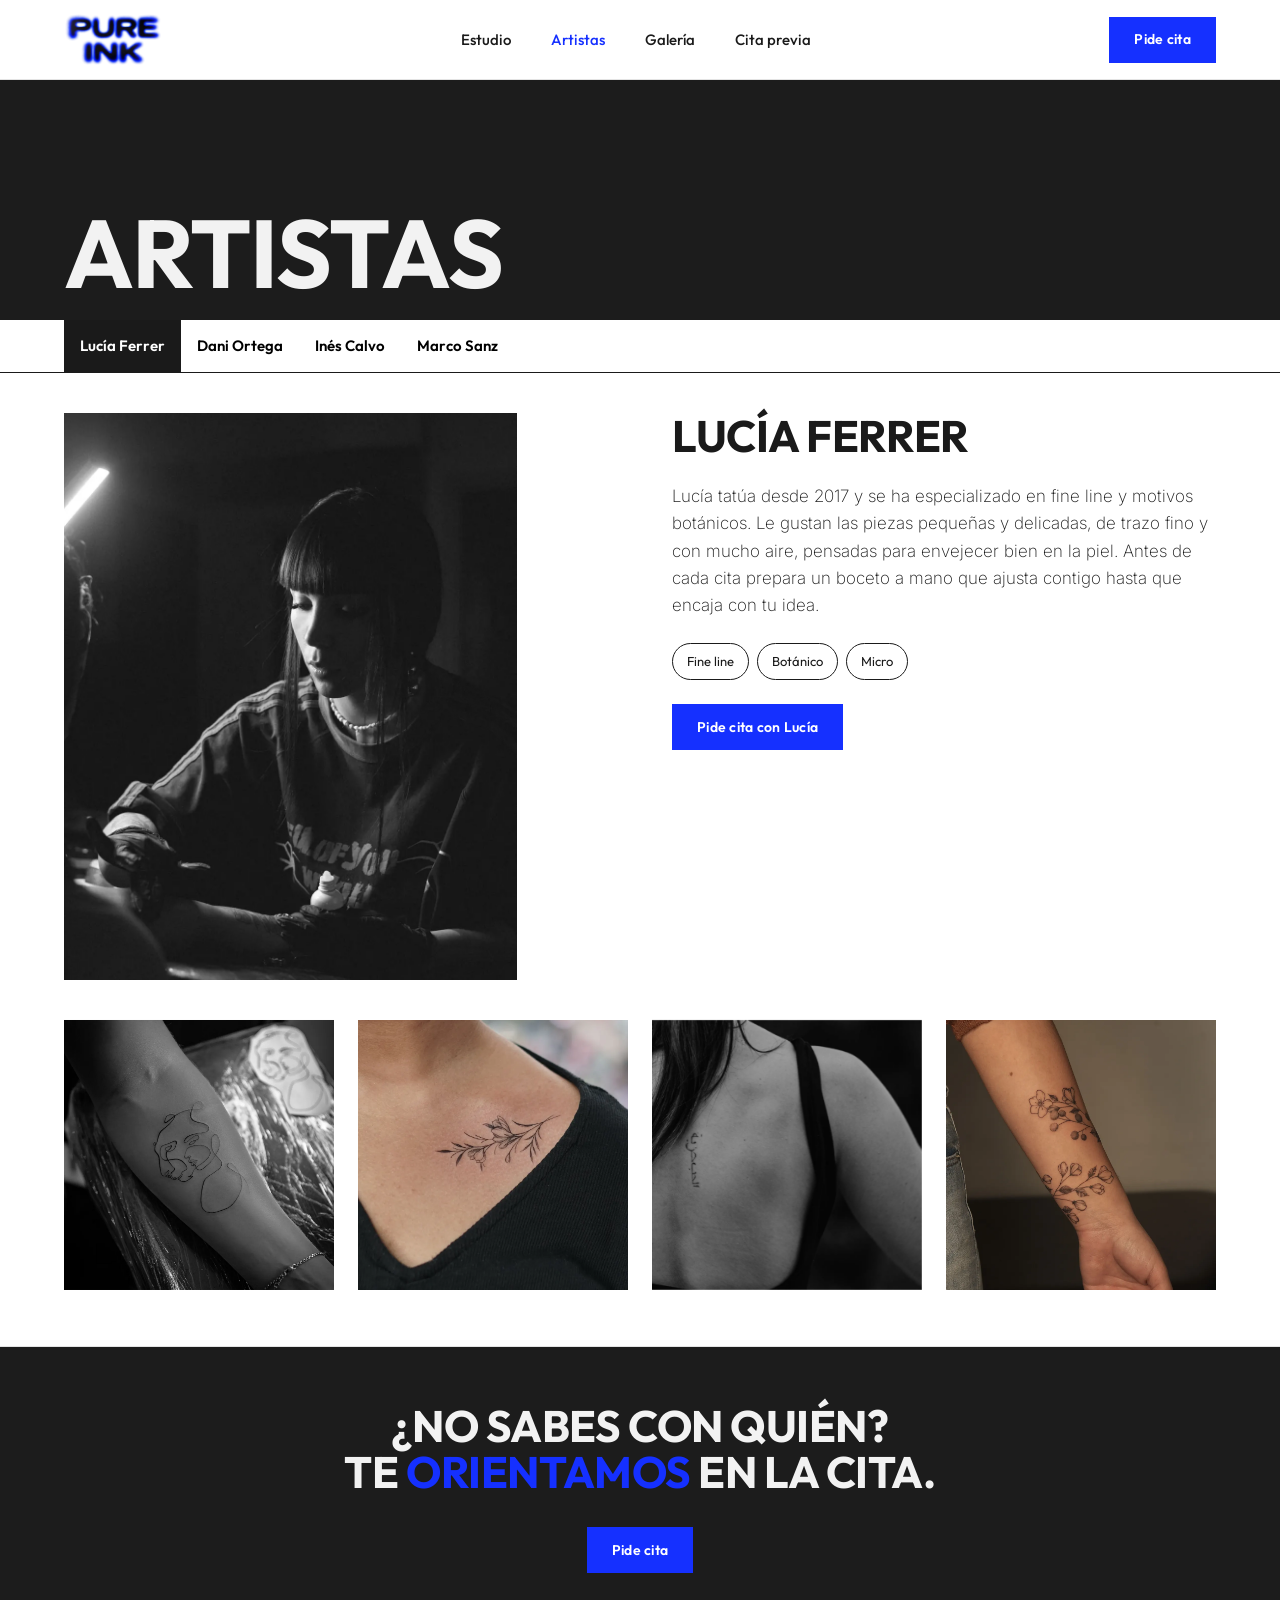
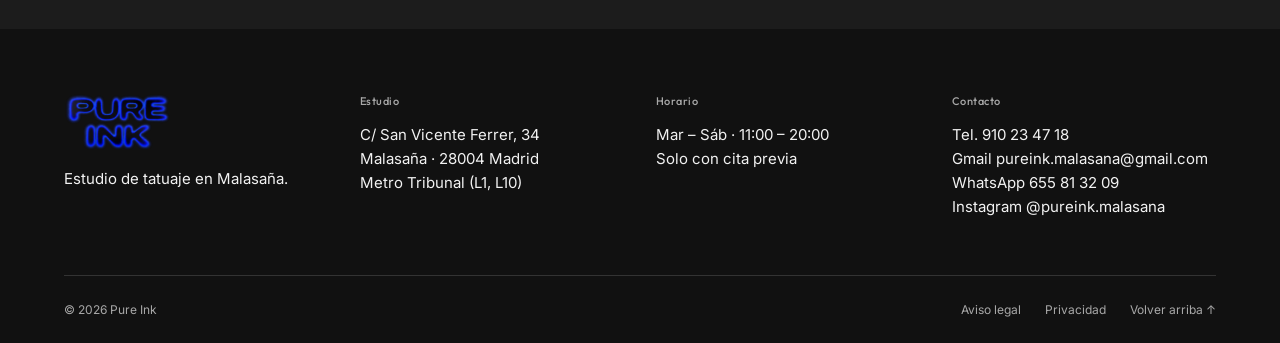
<file: artistas.html>
<!DOCTYPE html>
<html lang="es">

<head>
  <meta charset="UTF-8">
  <meta name="viewport" content="width=device-width, initial-scale=1.0">
  <title>Artistas · Pure Ink</title>
  <meta name="description" content="Conoce a los artistas de Pure Ink: Lucía Ferrer, Dani Ortega, Inés Calvo y Marco Sanz.">
  <link rel="icon" href="media/img/favicon.png" type="image/png">
  <!-- Tipografías -->
  <link rel="preconnect" href="https://fonts.googleapis.com">
  <link rel="preconnect" href="https://fonts.gstatic.com" crossorigin>
  <link rel="stylesheet" href="https://fonts.googleapis.com/css2?family=Inter:wght@100..900&family=Outfit:wght@100..900&display=swap">

  <!-- AOS (animaciones al hacer scroll) -->
  <link rel="stylesheet" href="https://unpkg.com/aos@2.3.4/dist/aos.css">

  <link rel="stylesheet" href="css/estilos.css">
</head>

<body>

  <!-- Cabecera (rama: header-menu) -->
  <header class="cabecera">
    <div class="contenedor">
      <a href="index.html" class="logo">
        <img src="media/img/logo-pureink.png" alt="Pure Ink · inicio" width="827" height="449">
      </a>

      <button class="menu-boton" aria-label="Abrir menú" aria-expanded="false" aria-controls="menu-principal">
        <span></span><span></span><span></span>
      </button>

      <nav class="menu" id="menu-principal" aria-label="Principal">
        <ul>
          <li><a href="index.html#estudio">Estudio</a></li>
          <li><a href="artistas.html" aria-current="page">Artistas</a></li>
          <li><a href="galeria.html">Galería</a></li>
          <li><a href="cita.html">Cita previa</a></li>
        </ul>
        <a href="cita.html" class="btn btn--relleno menu__cita">Pide cita</a>
      </nav>

      <a href="cita.html" class="btn btn--relleno cabecera__cita">Pide cita</a>
    </div>
  </header>

  <main id="top">
    <!-- Cabecera de página -->
    <section class="cabecera-pagina seccion-oscura">
      <div class="contenedor">
        <h1>Artistas</h1>
      </div>
    </section>

    <!-- Pestañas de artistas con jQuery -->
    <section class="artistas" aria-label="Artistas del estudio">

            <div class="pestanas">
        <div class="contenedor" role="tablist" aria-label="Artistas">
          <button type="button" class="pestana activa" role="tab" id="tab-lucia" aria-controls="panel-lucia" aria-selected="true">Lucía Ferrer</button>
          <button type="button" class="pestana" role="tab" id="tab-dani" aria-controls="panel-dani" aria-selected="false">Dani Ortega</button>
          <button type="button" class="pestana" role="tab" id="tab-ines" aria-controls="panel-ines" aria-selected="false">Inés Calvo</button>
          <button type="button" class="pestana" role="tab" id="tab-marco" aria-controls="panel-marco" aria-selected="false">Marco Sanz</button>
        </div>
      </div>

      <div class="contenedor">

        <div class="panel activo" role="tabpanel" id="panel-lucia" aria-labelledby="tab-lucia">
          <div class="panel__ficha">
            <img class="panel__retrato" src="media/img/equipo/lucia-ferrer.webp" alt="Retrato de Lucía Ferrer" loading="lazy">
            <div class="panel__texto">
              <h2 class="titulo-seccion">Lucía Ferrer</h2>
              <p class="texto-fino">Lucía tatúa desde 2017 y se ha especializado en fine line y motivos botánicos. Le gustan las piezas pequeñas y delicadas, de trazo fino y con mucho aire, pensadas para envejecer bien en la piel. Antes de cada cita prepara un boceto a mano que ajusta contigo hasta que encaja con tu idea.</p>
              <ul class="etiquetas-estilo">
              <li>Fine line</li>
              <li>Botánico</li>
              <li>Micro</li>
              </ul>
              <a href="cita.html" class="btn btn--relleno">Pide cita con Lucía</a>
            </div>
          </div>

          <div class="panel__obras">
            <img src="media/img/galeria/fineline-02.webp" alt="Tatuaje fine line en antebrazo, de Lucía Ferrer" loading="lazy" data-aos="fade-up" data-aos-delay="0">
            <img src="media/img/galeria/fineline-03.webp" alt="Tatuaje fine line en clavícula, de Lucía Ferrer" loading="lazy" data-aos="fade-up" data-aos-delay="100">
            <img src="media/img/galeria/fineline-01.webp" alt="Tatuaje fine line en columna, de Lucía Ferrer" loading="lazy" data-aos="fade-up" data-aos-delay="200">
            <img src="media/img/galeria/fineline-04.webp" alt="Tatuaje fine line en antebrazo y muñeca, de Lucía Ferrer" loading="lazy" data-aos="fade-up" data-aos-delay="300">
          </div>
        </div>
        <div class="panel" role="tabpanel" id="panel-dani" aria-labelledby="tab-dani" hidden>
          <div class="panel__ficha">
            <img class="panel__retrato" src="media/img/equipo/dani-ortega.webp" alt="Retrato de Dani Ortega" loading="lazy">
            <div class="panel__texto">
              <h2 class="titulo-seccion">Dani Ortega</h2>
              <p class="texto-fino">Dani lleva más de diez años tatuando y trabaja con negro sólido, geometría y patrones de inspiración tribal. Le gustan las piezas grandes que siguen la forma del cuerpo, como espaldas, brazos y piernas completos. Las planifica por sesiones para que el proceso sea cómodo y el negro quede uniforme.</p>
              <ul class="etiquetas-estilo">
              <li>Blackwork</li>
              <li>Geométrico</li>
              <li>Piezas grandes</li>
              </ul>
              <a href="cita.html" class="btn btn--relleno">Pide cita con Dani</a>
            </div>
          </div>

          <div class="panel__obras">
            <img src="media/img/galeria/blackwork-01.webp" alt="Tatuaje blackwork en espalda completa, de Dani Ortega" loading="lazy" data-aos="fade-up" data-aos-delay="0">
            <img src="media/img/galeria/blackwork-03.webp" alt="Tatuaje blackwork en espalda alta, de Dani Ortega" loading="lazy" data-aos="fade-up" data-aos-delay="100">
            <img src="media/img/galeria/blackwork-04.webp" alt="Tatuaje blackwork en antebrazo, de Dani Ortega" loading="lazy" data-aos="fade-up" data-aos-delay="200">
            <img src="media/img/galeria/blackwork-02.webp" alt="Tatuaje blackwork en brazo completo, de Dani Ortega" loading="lazy" data-aos="fade-up" data-aos-delay="300">
          </div>
        </div>
        <div class="panel" role="tabpanel" id="panel-ines" aria-labelledby="tab-ines" hidden>
          <div class="panel__ficha">
            <img class="panel__retrato" src="media/img/equipo/ines-calvo.webp" alt="Retrato de Inés Calvo" loading="lazy">
            <div class="panel__texto">
              <h2 class="titulo-seccion">Inés Calvo</h2>
              <p class="texto-fino">Inés viene de la ilustración y dibuja cada pieza ornamental a medida, con filigranas, enredaderas y encajes que acompañan el movimiento del cuerpo. Trabaja sobre todo hombros, costados y brazos. Le gusta diseñar en la propia piel con rotulador antes de tatuar para ajustar cada curva.</p>
              <ul class="etiquetas-estilo">
              <li>Ornamental</li>
              <li>Filigrana</li>
              <li>A medida</li>
              </ul>
              <a href="cita.html" class="btn btn--relleno">Pide cita con Inés</a>
            </div>
          </div>

          <div class="panel__obras">
            <img src="media/img/galeria/ornamental-01.webp" alt="Tatuaje ornamental en hombro, de Inés Calvo" loading="lazy" data-aos="fade-up" data-aos-delay="0">
            <img src="media/img/galeria/ornamental-02.webp" alt="Tatuaje ornamental en costado, de Inés Calvo" loading="lazy" data-aos="fade-up" data-aos-delay="100">
            <img src="media/img/galeria/ornamental-03.webp" alt="Tatuaje ornamental en antebrazo, de Inés Calvo" loading="lazy" data-aos="fade-up" data-aos-delay="200">
            <img src="media/img/galeria/ornamental-04.webp" alt="Tatuaje ornamental en hombro y brazo, de Inés Calvo" loading="lazy" data-aos="fade-up" data-aos-delay="300">
          </div>
        </div>
        <div class="panel" role="tabpanel" id="panel-marco" aria-labelledby="tab-marco" hidden>
          <div class="panel__ficha">
            <img class="panel__retrato" src="media/img/equipo/marco-sanz.webp" alt="Retrato de Marco Sanz" loading="lazy">
            <div class="panel__texto">
              <h2 class="titulo-seccion">Marco Sanz</h2>
              <p class="texto-fino">Marco es calígrafo y tatuador. Diseña letras a mano, desde góticas y caligrafía clásica hasta tipografías inventadas para cada palabra, y cuida que se lean bien con los años. Si tienes una frase o un nombre, te propone varias versiones antes de elegir la definitiva.</p>
              <ul class="etiquetas-estilo">
              <li>Lettering</li>
              <li>Caligrafía</li>
              <li>Letras a mano</li>
              </ul>
              <a href="cita.html" class="btn btn--relleno">Pide cita con Marco</a>
            </div>
          </div>

          <div class="panel__obras">
            <img src="media/img/galeria/lettering-01.webp" alt="Tatuaje lettering en antebrazo, de Marco Sanz" loading="lazy" data-aos="fade-up" data-aos-delay="0">
            <img src="media/img/galeria/lettering-02.webp" alt="Tatuaje lettering en antebrazo, de Marco Sanz" loading="lazy" data-aos="fade-up" data-aos-delay="100">
            <img src="media/img/galeria/lettering-03.webp" alt="Tatuaje lettering en costado, de Marco Sanz" loading="lazy" data-aos="fade-up" data-aos-delay="200">
            <img src="media/img/galeria/lettering-04.webp" alt="Tatuaje lettering en hombro, de Marco Sanz" loading="lazy" data-aos="fade-up" data-aos-delay="300">
          </div>
        </div>
      </div>
    </section>

    <!-- Llamada a la acción -->
    <section class="cta seccion-oscura">
      <div class="contenedor">
        <h2 id="titulo-cta" class="titulo-seccion" data-aos="fade-up">¿No sabes con quién?<br>Te <span class="azul">orientamos</span> en la cita.</h2>
        <a href="cita.html" class="btn btn--relleno">Pide cita</a>
      </div>
    </section>
  </main>

  <!-- Pie de página (rama: footer) -->
  <footer class="pie">
    <div class="contenedor">
      <div class="pie__columnas">
        <div>
          <img src="media/img/logo-pureink.png" alt="Pure Ink" width="827" height="449" class="pie__logo">
          <p>Estudio de tatuaje en Malasaña.</p>
        </div>
        <address>
          <p class="etiqueta">Estudio</p>
          C/ San Vicente Ferrer, 34<br>
          Malasaña · 28004 Madrid<br>
          Metro Tribunal (L1, L10)
        </address>
        <div>
          <p class="etiqueta">Horario</p>
          <p>Mar – Sáb · 11:00 – 20:00<br>Solo con cita previa</p>
        </div>
        <div>
          <p class="etiqueta">Contacto</p>
          <p>
            Tel. <a href="tel:+34910234718">910 23 47 18</a><br>
            Gmail <a href="mailto:pureink.malasana@gmail.com">pureink.malasana@gmail.com</a><br>
            WhatsApp <a href="https://wa.me/34655813209">655 81 32 09</a><br>
            Instagram <a href="https://www.instagram.com/pureink.malasana">@pureink.malasana</a>
          </p>
        </div>
      </div>
      <div class="pie__legal">
        <span>© 2026 Pure Ink</span>
        <a href="#">Aviso legal</a>
        <a href="#">Privacidad</a>
        <a href="#top">Volver arriba ↑</a>
      </div>
    </div>
  </footer>

  <!-- jQuery desde CDN -->
  <script src="https://code.jquery.com/jquery-3.7.1.min.js"></script>
  <!-- AOS -->
  <script src="https://unpkg.com/aos@2.3.4/dist/aos.js"></script>
  <script src="js/main.js"></script>
</body>
</html>
</file>
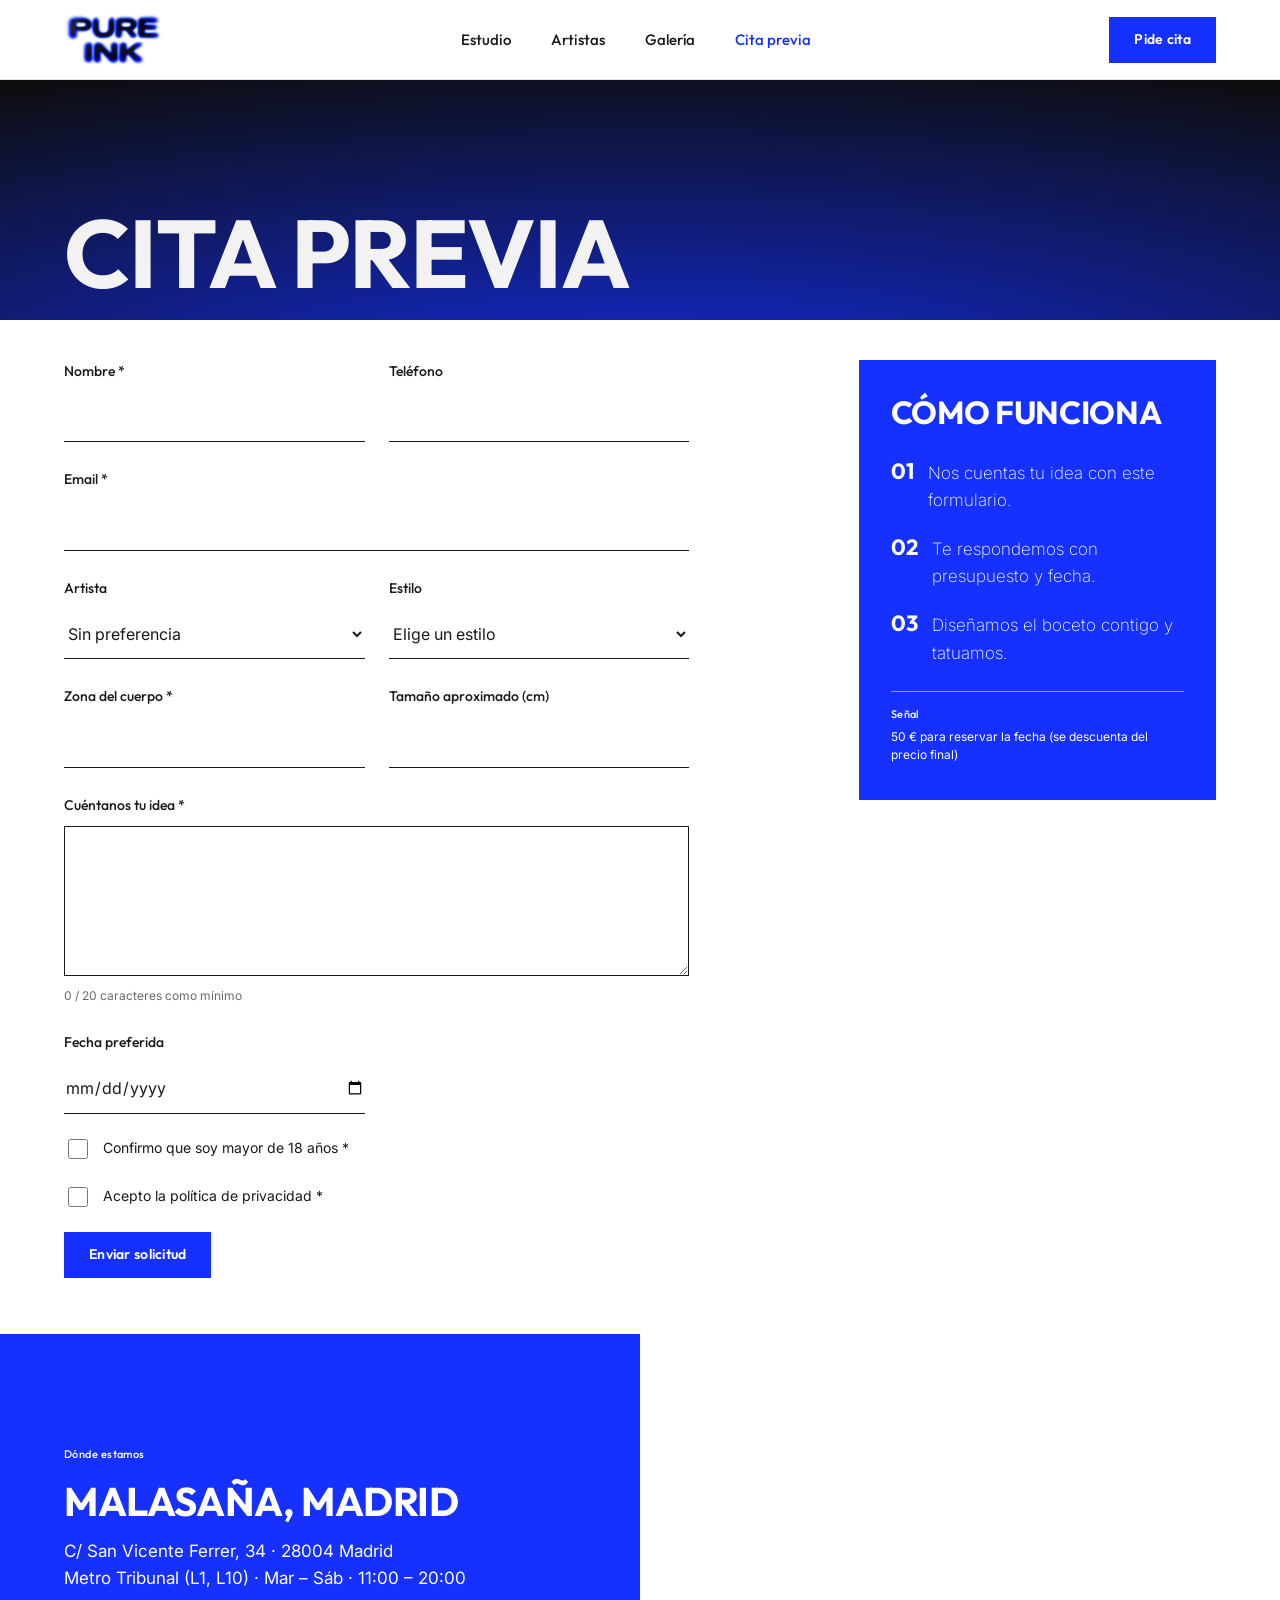
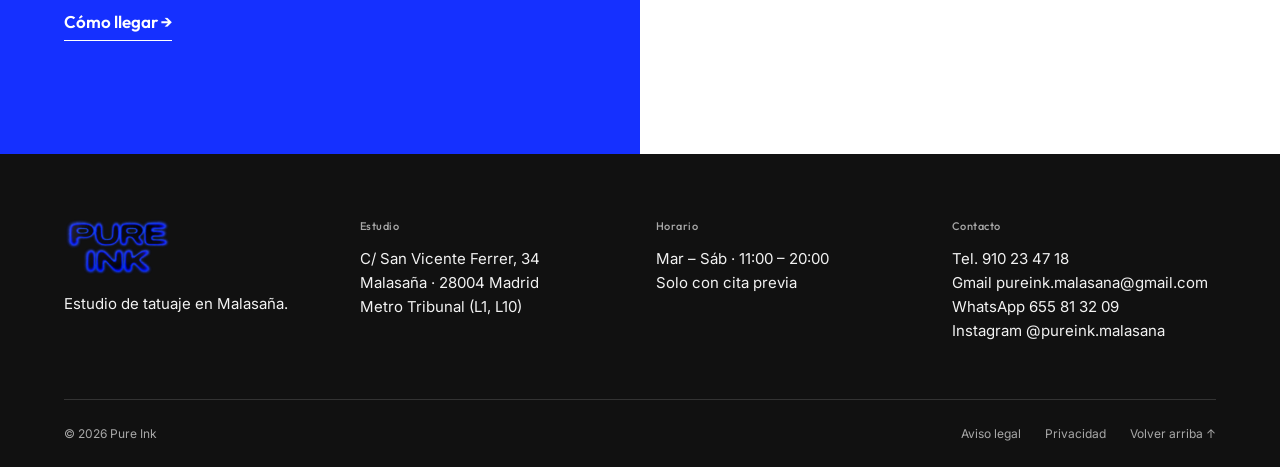
<file: cita.html>
<!DOCTYPE html>
<html lang="es">
<head>
  <meta charset="UTF-8">
  <meta name="viewport" content="width=device-width, initial-scale=1.0">
  <title>Cita previa · Pure Ink</title>
  <meta name="description" content="Pide cita previa en Pure Ink, estudio de tatuaje en Malasaña. Te respondemos en 48 horas.">
  <link rel="icon" href="media/img/favicon.png" type="image/png">
  <!-- Tipografías -->
  <link rel="preconnect" href="https://fonts.googleapis.com">
  <link rel="preconnect" href="https://fonts.gstatic.com" crossorigin>
  <link rel="stylesheet" href="https://fonts.googleapis.com/css2?family=Inter:wght@100..900&family=Outfit:wght@100..900&display=swap">

  <!-- AOS (animaciones al hacer scroll) -->
  <link rel="stylesheet" href="https://unpkg.com/aos@2.3.4/dist/aos.css">

  <link rel="stylesheet" href="css/estilos.css">
</head>
<body>

  <!-- Cabecera (rama: header-menu) -->
  <header class="cabecera">
    <div class="contenedor">
      <a href="index.html" class="logo">
        <img src="media/img/logo-pureink.png" alt="Pure Ink · inicio" width="827" height="449">
      </a>

      <button class="menu-boton" aria-label="Abrir menú" aria-expanded="false" aria-controls="menu-principal">
        <span></span><span></span><span></span>
      </button>

      <nav class="menu" id="menu-principal" aria-label="Principal">
        <ul>
          <li><a href="index.html#estudio">Estudio</a></li>
          <li><a href="artistas.html">Artistas</a></li>
          <li><a href="galeria.html">Galería</a></li>
          <li><a href="cita.html" aria-current="page">Cita previa</a></li>
        </ul>
         <a href="cita.html" class="btn btn--relleno menu__cita">Pide cita</a>
      </nav>

      <a href="cita.html" class="btn btn--relleno cabecera__cita">Pide cita</a>
    </div>
  </header>

  <main id="top">
    <!-- Cabecera de página -->
    <section class="cabecera-pagina cabecera-pagina--halo seccion-oscura">
      <div class="contenedor">
        <h1>Cita previa</h1>
      </div>
    </section>

    <!-- Pasos + formulario con validación jQuery (rama: cita) -->
    <section class="cita" aria-label="Formulario de cita">
            <h2 id="titulo-formulario" class="solo-lector">Formulario de cita</h2>
      <div class="contenedor cita__rejilla">
        <form class="formulario" novalidate>
          <div class="formulario__campos">
            <div class="campo">
              <label for="nombre">Nombre *</label>
              <input type="text" id="nombre" name="nombre" autocomplete="name" required>
              <p class="campo__error" aria-live="polite"></p>
            </div>
            <div class="campo">
              <label for="telefono">Teléfono</label>
              <input type="tel" id="telefono" name="telefono" autocomplete="tel">
              <p class="campo__error" aria-live="polite"></p>
            </div>
            <div class="campo campo--ancho">
              <label for="email">Email *</label>
              <input type="email" id="email" name="email" autocomplete="email" required>
              <p class="campo__error" aria-live="polite"></p>
            </div>
            <div class="campo">
              <label for="artista">Artista</label>
              <select id="artista" name="artista">
                <option value="">Sin preferencia</option>
                <option value="lucia">Lucía Ferrer</option>
                <option value="dani">Dani Ortega</option>
                <option value="ines">Inés Calvo</option>
                <option value="marco">Marco Sanz</option>
              </select>
            </div>
            <div class="campo">
              <label for="estilo">Estilo</label>
              <select id="estilo" name="estilo">
                <option value="">Elige un estilo</option>
                <option value="fineline">Fine line</option>
                <option value="blackwork">Blackwork</option>
                <option value="ornamental">Ornamental</option>
                <option value="lettering">Lettering</option>
              </select>
            </div>
            <div class="campo">
              <label for="zona">Zona del cuerpo *</label>
              <input type="text" id="zona" name="zona" required>
              <p class="campo__error" aria-live="polite"></p>
            </div>
            <div class="campo">
              <label for="tamano">Tamaño aproximado (cm)</label>
              <input type="text" id="tamano" name="tamano" inputmode="numeric">
            </div>
            <div class="campo campo--ancho">
              <label for="idea">Cuéntanos tu idea *</label>
              <textarea id="idea" name="idea" rows="5" required></textarea>
              <p class="campo__ayuda"><span class="idea__contador">0</span> / 20 caracteres como mínimo</p>
              <p class="campo__error" aria-live="polite"></p>
            </div>
            <div class="campo">
              <label for="fecha">Fecha preferida</label>
              <input type="date" id="fecha" name="fecha">
            </div>
          </div>
          <div class="campo campo--check">
            <label><input type="checkbox" id="edad" name="edad" required> Confirmo que soy mayor de 18 años *</label>
            <p class="campo__error" aria-live="polite"></p>
          </div>
          <div class="campo campo--check">
            <label><input type="checkbox" id="privacidad" name="privacidad" required> Acepto la política de privacidad *</label>
            <p class="campo__error" aria-live="polite"></p>
          </div>
          <button type="submit" class="btn btn--relleno">Enviar solicitud</button>
          <p class="formulario__ok" role="status" hidden>¡Gracias! Hemos recibido tu idea. Te escribimos en menos de 48 horas con presupuesto y fecha.</p>
        </form>

        <aside class="como-funciona" aria-labelledby="titulo-como">
          <h3 id="titulo-como">Cómo funciona</h3>
          <ol>
            <li><b>01</b><span>Nos cuentas tu idea con este formulario.</span></li>
            <li><b>02</b><span>Te respondemos con presupuesto y fecha.</span></li>
            <li><b>03</b><span>Diseñamos el boceto contigo y tatuamos.</span></li>
          </ol>
    <!-- Preguntas frecuentes (rama: cita) -->
      <p class="como-funciona__senal"><span class="etiqueta">Señal</span>50 € para reservar la fecha (se descuenta del precio final)</p>
        </aside>
      </div>
    </section>


    <!-- Dónde estamos (rama: cita) -->
    <section class="donde" aria-labelledby="titulo-donde">
      <div class="donde__texto">
        <p class="etiqueta">Dónde estamos</p>
        <h2 id="titulo-donde" class="titulo-seccion">Malasaña, Madrid</h2>
        <p>C/ San Vicente Ferrer, 34 · 28004 Madrid<br>Metro Tribunal (L1, L10) · Mar – Sáb · 11:00 – 20:00</p>
        <a href="https://maps.google.com/?q=Calle+San+Vicente+Ferrer+34,+28004+Madrid" class="donde__enlace">Cómo llegar →</a>
      </div>
      <iframe class="donde__mapa" title="Mapa: C/ San Vicente Ferrer, 34, Madrid" src="https://www.google.com/maps?q=Calle+San+Vicente+Ferrer+34,+28004+Madrid&amp;output=embed" loading="lazy"></iframe>
    </section>
  </main>

  <!-- Pie de página (rama: footer) -->
  <footer class="pie">
    <div class="contenedor">
      <div class="pie__columnas">
        <div>
          <img src="media/img/logo-pureink.png" alt="Pure Ink" width="827" height="449" class="pie__logo">
          <p>Estudio de tatuaje en Malasaña.</p>
        </div>
        <address>
          <p class="etiqueta">Estudio</p>
          C/ San Vicente Ferrer, 34<br>
          Malasaña · 28004 Madrid<br>
          Metro Tribunal (L1, L10)
        </address>
        <div>
          <p class="etiqueta">Horario</p>
          <p>Mar – Sáb · 11:00 – 20:00<br>Solo con cita previa</p>
        </div>
        <div>
          <p class="etiqueta">Contacto</p>
          <p>
            Tel. <a href="tel:+34910234718">910 23 47 18</a><br>
            Gmail <a href="mailto:pureink.malasana@gmail.com">pureink.malasana@gmail.com</a><br>
            WhatsApp <a href="https://wa.me/34655813209">655 81 32 09</a><br>
            Instagram <a href="https://www.instagram.com/pureink.malasana">@pureink.malasana</a>
          </p>
        </div>
      </div>
      <div class="pie__legal">
        <span>© 2026 Pure Ink</span>
        <a href="#">Aviso legal</a>
        <a href="#">Privacidad</a>
        <a href="#top">Volver arriba ↑</a>
      </div>
    </div>
  </footer>

  <!-- jQuery desde CDN -->
  <script src="https://code.jquery.com/jquery-3.7.1.min.js"></script>
  <!-- AOS -->
  <script src="https://unpkg.com/aos@2.3.4/dist/aos.js"></script>
  <script src="js/main.js"></script>
</body>
</html>
</file>
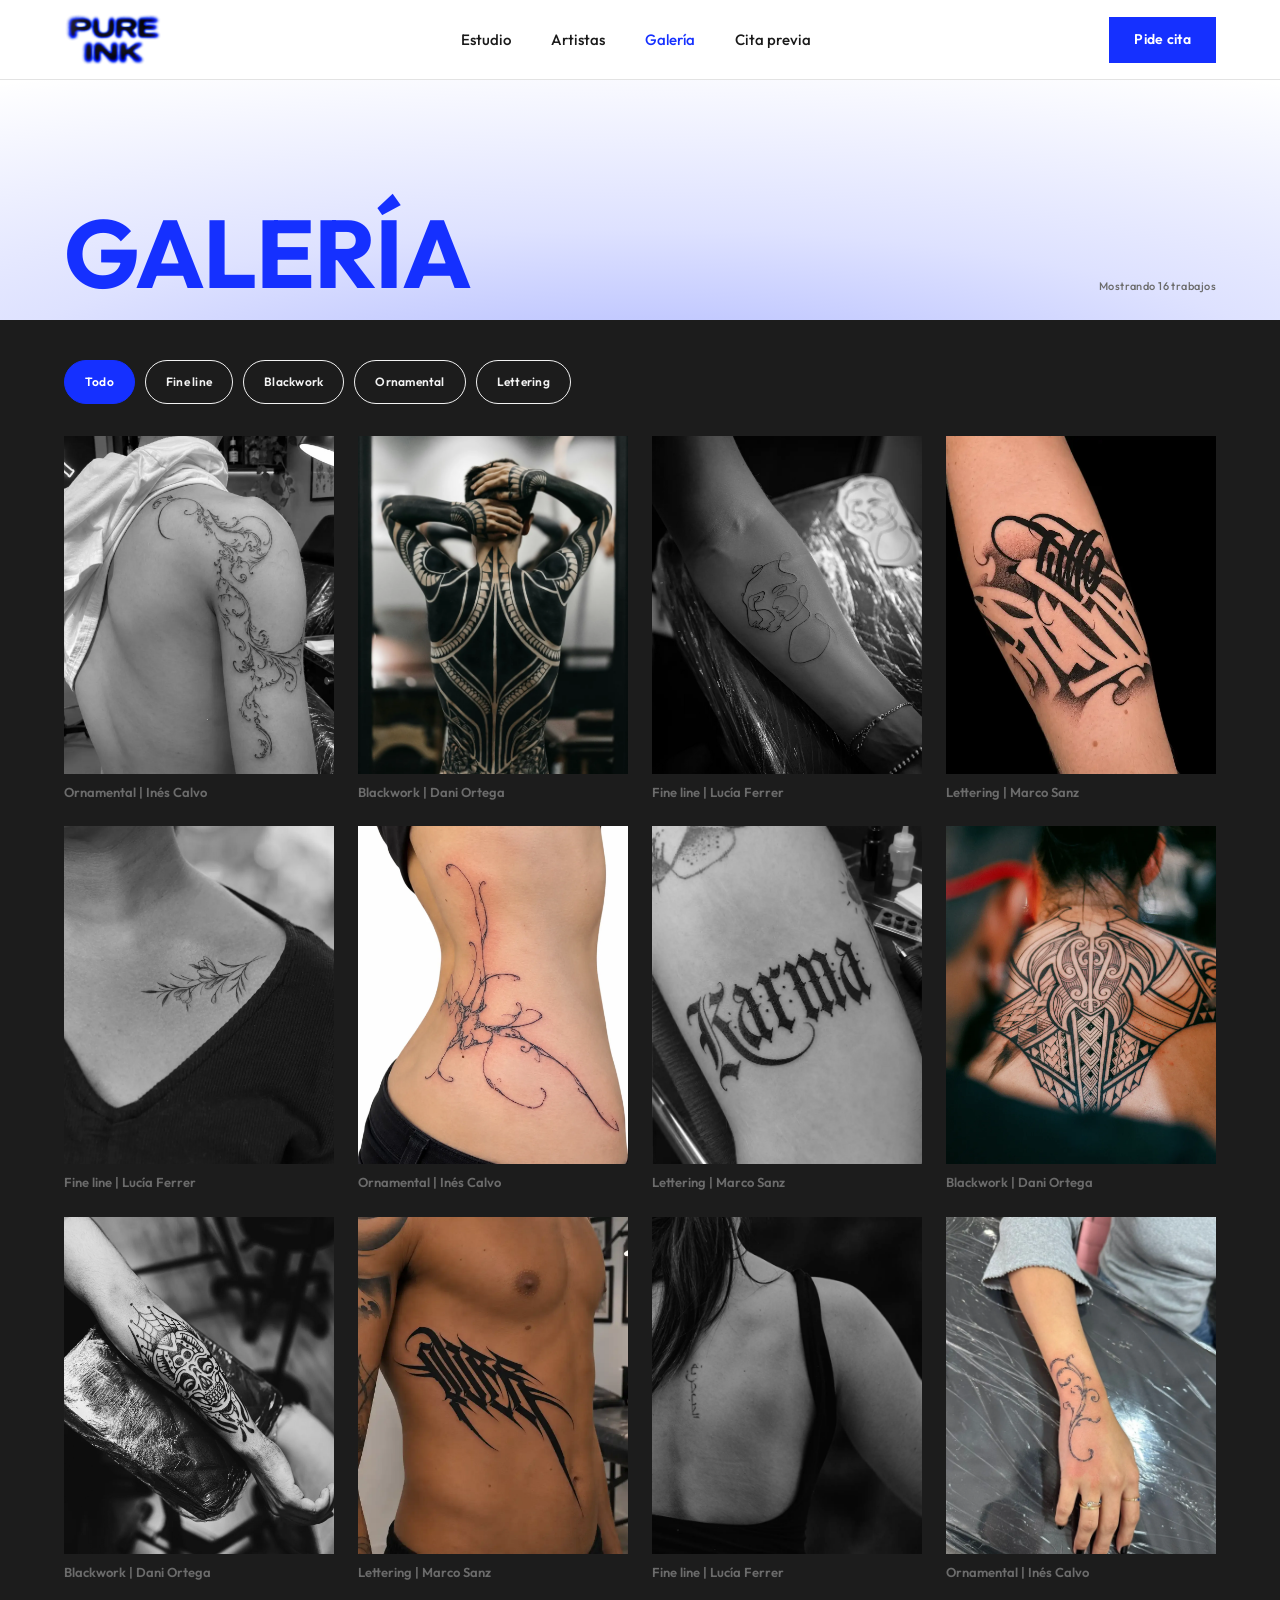
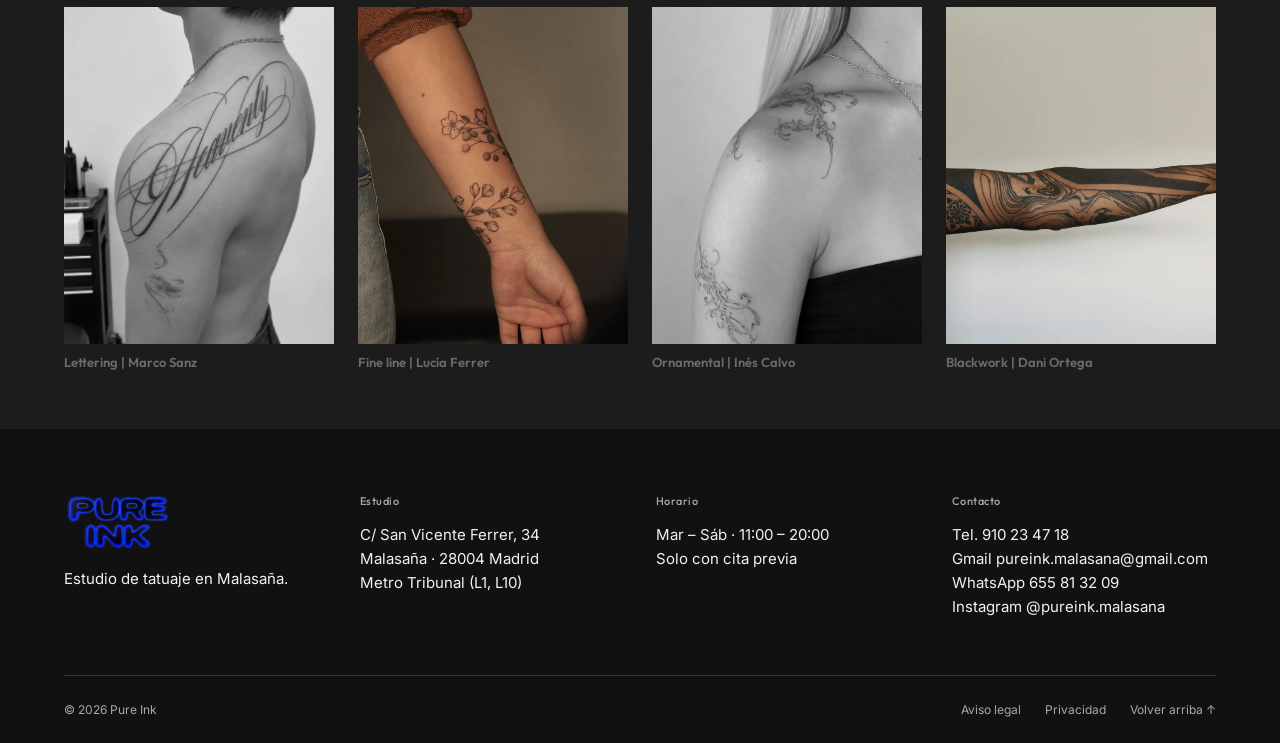
<file: galeria.html>
<!DOCTYPE html>
<html lang="es">
<head>
  <meta charset="UTF-8">
  <meta name="viewport" content="width=device-width, initial-scale=1.0">
  <title>Galería · Pure Ink</title>
  <meta name="description" content="Galería de trabajos de Pure Ink filtrada por estilo: fine line, blackwork, ornamental y lettering.">
  <link rel="icon" href="media/img/favicon.png" type="image/png">
  <!-- Tipografías -->
  <link rel="preconnect" href="https://fonts.googleapis.com">
  <link rel="preconnect" href="https://fonts.gstatic.com" crossorigin>
  <link rel="stylesheet" href="https://fonts.googleapis.com/css2?family=Inter:wght@100..900&family=Outfit:wght@100..900&display=swap">

  <!-- AOS (animaciones al hacer scroll) -->
  <link rel="stylesheet" href="https://unpkg.com/aos@2.3.4/dist/aos.css">

  <link rel="stylesheet" href="css/estilos.css">
</head>
<body>

  <!-- Cabecera (rama: header-menu) -->
  <header class="cabecera">
    <div class="contenedor">
      <a href="index.html" class="logo">
        <img src="media/img/logo-pureink.png" alt="Pure Ink · inicio" width="827" height="449">
      </a>

      <button class="menu-boton" aria-label="Abrir menú" aria-expanded="false" aria-controls="menu-principal">
        <span></span><span></span><span></span>
      </button>

      <nav class="menu" id="menu-principal" aria-label="Principal">
        <ul>
          <li><a href="index.html#estudio">Estudio</a></li>
          <li><a href="artistas.html">Artistas</a></li>
          <li><a href="galeria.html" aria-current="page">Galería</a></li>
          <li><a href="cita.html">Cita previa</a></li>
        </ul>
         <a href="cita.html" class="btn btn--relleno menu__cita">Pide cita</a>
      </nav>

      <a href="cita.html" class="btn btn--relleno cabecera__cita">Pide cita</a>
    </div>
  </header>

  <main id="top">
    <!-- Cabecera de página -->
    <section class="cabecera-pagina cabecera-pagina--halo-suave">
      <div class="contenedor">
        <h1>Galería</h1>
        <p class="etiqueta galeria__contador" aria-live="polite">Mostrando 16 trabajos</p>
      </div>
    </section>

    <!-- Filtros + rejilla + modal -->
    <section class="galeria seccion-oscura" aria-label="Trabajos">
       <div class="contenedor">
        <h2 id="titulo-trabajos" class="solo-lector">Trabajos</h2>

        <div class="filtros" role="group" aria-label="Filtrar por estilo">
          <button type="button" class="filtro activo" data-filtro="todo" aria-pressed="true">Todo</button>
          <button type="button" class="filtro" data-filtro="fineline" aria-pressed="false">Fine line</button>
          <button type="button" class="filtro" data-filtro="blackwork" aria-pressed="false">Blackwork</button>
          <button type="button" class="filtro" data-filtro="ornamental" aria-pressed="false">Ornamental</button>
          <button type="button" class="filtro" data-filtro="lettering" aria-pressed="false">Lettering</button>
        </div>

        <div class="rejilla">

          <figure class="obra" data-estilo="ornamental" data-artista="Inés Calvo" data-zona="Hombro" data-aos="fade-up" data-aos-delay="0">
            <button type="button" class="obra__foto" aria-label="Ver ampliada: Tatuaje ornamental en hombro, de Inés Calvo">
              <img src="media/img/galeria/ornamental-01.webp" alt="Tatuaje ornamental en hombro, de Inés Calvo" width="1272" height="1236" loading="lazy">
              <span class="obra__capa">
                <b>Ornamental</b>
                <span>Inés Calvo</span>
              <span class="obra__ampliar">Ver ampliada</span>
              </span>
            </button>
            <figcaption>Ornamental | Inés Calvo</figcaption>
          </figure>

          <figure class="obra" data-estilo="blackwork" data-artista="Dani Ortega" data-zona="Espalda completa" data-aos="fade-up" data-aos-delay="100">
            <button type="button" class="obra__foto" aria-label="Ver ampliada: Tatuaje blackwork en espalda completa, de Dani Ortega">
              <img src="media/img/galeria/blackwork-01.webp" alt="Tatuaje blackwork en espalda completa, de Dani Ortega" width="1143" height="1600" loading="lazy">
              <span class="obra__capa">
                <b>Blackwork</b>
                <span>Dani Ortega</span>
              <span class="obra__ampliar">Ver ampliada</span>
              </span>
            </button>
            <figcaption>Blackwork | Dani Ortega</figcaption>
          </figure>

          <figure class="obra" data-estilo="fineline" data-artista="Lucía Ferrer" data-zona="Antebrazo" data-aos="fade-up" data-aos-delay="200">
            <button type="button" class="obra__foto" aria-label="Ver ampliada: Tatuaje fine line en antebrazo, de Lucía Ferrer">
              <img src="media/img/galeria/fineline-02.webp" alt="Tatuaje fine line en antebrazo, de Lucía Ferrer" width="1068" height="1600" loading="lazy">
              <span class="obra__capa">
                <b>Fine line</b>
                <span>Lucía Ferrer</span>
              <span class="obra__ampliar">Ver ampliada</span>
              </span>
            </button>
            <figcaption>Fine line | Lucía Ferrer</figcaption>
          </figure>

          <figure class="obra" data-estilo="lettering" data-artista="Marco Sanz" data-zona="Antebrazo" data-aos="fade-up" data-aos-delay="300">
            <button type="button" class="obra__foto" aria-label="Ver ampliada: Tatuaje lettering en antebrazo, de Marco Sanz">
              <img src="media/img/galeria/lettering-01.webp" alt="Tatuaje lettering en antebrazo, de Marco Sanz" width="1211" height="1299" loading="lazy">
              <span class="obra__capa">
                <b>Lettering</b>
                <span>Marco Sanz</span>
              <span class="obra__ampliar">Ver ampliada</span>
              </span>
            </button>
            <figcaption>Lettering | Marco Sanz</figcaption>
          </figure>

          <figure class="obra" data-estilo="fineline" data-artista="Lucía Ferrer" data-zona="Clavícula" data-aos="fade-up" data-aos-delay="0">
            <button type="button" class="obra__foto" aria-label="Ver ampliada: Tatuaje fine line en clavícula, de Lucía Ferrer">
              <img src="media/img/galeria/fineline-03.webp" alt="Tatuaje fine line en clavícula, de Lucía Ferrer" width="906" height="1600" loading="lazy">
              <span class="obra__capa">
                <b>Fine line</b>
                <span>Lucía Ferrer</span>
              <span class="obra__ampliar">Ver ampliada</span>
              </span>
            </button>
            <figcaption>Fine line | Lucía Ferrer</figcaption>
          </figure>

          <figure class="obra" data-estilo="ornamental" data-artista="Inés Calvo" data-zona="Costado" data-aos="fade-up" data-aos-delay="100">
            <button type="button" class="obra__foto" aria-label="Ver ampliada: Tatuaje ornamental en costado, de Inés Calvo">
              <img src="media/img/galeria/ornamental-02.webp" alt="Tatuaje ornamental en costado, de Inés Calvo" width="1019" height="1543" loading="lazy">
              <span class="obra__capa">
                <b>Ornamental</b>
                <span>Inés Calvo</span>
              <span class="obra__ampliar">Ver ampliada</span>
              </span>
            </button>
            <figcaption>Ornamental | Inés Calvo</figcaption>
          </figure>

          <figure class="obra" data-estilo="lettering" data-artista="Marco Sanz" data-zona="Antebrazo" data-aos="fade-up" data-aos-delay="200">
            <button type="button" class="obra__foto" aria-label="Ver ampliada: Tatuaje lettering en antebrazo, de Marco Sanz">
              <img src="media/img/galeria/lettering-02.webp" alt="Tatuaje lettering en antebrazo, de Marco Sanz" width="1122" height="1402" loading="lazy">
              <span class="obra__capa">
                <b>Lettering</b>
                <span>Marco Sanz</span>
              <span class="obra__ampliar">Ver ampliada</span>
              </span>
            </button>
            <figcaption>Lettering | Marco Sanz</figcaption>
          </figure>

          <figure class="obra" data-estilo="blackwork" data-artista="Dani Ortega" data-zona="Espalda alta" data-aos="fade-up" data-aos-delay="300">
            <button type="button" class="obra__foto" aria-label="Ver ampliada: Tatuaje blackwork en espalda alta, de Dani Ortega">
              <img src="media/img/galeria/blackwork-03.webp" alt="Tatuaje blackwork en espalda alta, de Dani Ortega" width="1067" height="1600" loading="lazy">
              <span class="obra__capa">
                <b>Blackwork</b>
                <span>Dani Ortega</span>
              <span class="obra__ampliar">Ver ampliada</span>
              </span>
            </button>
            <figcaption>Blackwork | Dani Ortega</figcaption>
          </figure>

          <figure class="obra" data-estilo="blackwork" data-artista="Dani Ortega" data-zona="Antebrazo" data-aos="fade-up" data-aos-delay="0">
            <button type="button" class="obra__foto" aria-label="Ver ampliada: Tatuaje blackwork en antebrazo, de Dani Ortega">
              <img src="media/img/galeria/blackwork-04.webp" alt="Tatuaje blackwork en antebrazo, de Dani Ortega" width="1067" height="1600" loading="lazy">
              <span class="obra__capa">
                <b>Blackwork</b>
                <span>Dani Ortega</span>
              <span class="obra__ampliar">Ver ampliada</span>
              </span>
            </button>
            <figcaption>Blackwork | Dani Ortega</figcaption>
          </figure>

          <figure class="obra" data-estilo="lettering" data-artista="Marco Sanz" data-zona="Costado" data-aos="fade-up" data-aos-delay="100">
            <button type="button" class="obra__foto" aria-label="Ver ampliada: Tatuaje lettering en costado, de Marco Sanz">
              <img src="media/img/galeria/lettering-03.webp" alt="Tatuaje lettering en costado, de Marco Sanz" width="1254" height="1254" loading="lazy">
              <span class="obra__capa">
                <b>Lettering</b>
                <span>Marco Sanz</span>
              <span class="obra__ampliar">Ver ampliada</span>
              </span>
            </button>
            <figcaption>Lettering | Marco Sanz</figcaption>
          </figure>

          <figure class="obra" data-estilo="fineline" data-artista="Lucía Ferrer" data-zona="Columna" data-aos="fade-up" data-aos-delay="200">
            <button type="button" class="obra__foto" aria-label="Ver ampliada: Tatuaje fine line en columna, de Lucía Ferrer">
              <img src="media/img/galeria/fineline-01.webp" alt="Tatuaje fine line en columna, de Lucía Ferrer" width="1280" height="1600" loading="lazy">
              <span class="obra__capa">
                <b>Fine line</b>
                <span>Lucía Ferrer</span>
              <span class="obra__ampliar">Ver ampliada</span>
              </span>
            </button>
            <figcaption>Fine line | Lucía Ferrer</figcaption>
          </figure>

          <figure class="obra" data-estilo="ornamental" data-artista="Inés Calvo" data-zona="Antebrazo" data-aos="fade-up" data-aos-delay="300">
            <button type="button" class="obra__foto" aria-label="Ver ampliada: Tatuaje ornamental en antebrazo, de Inés Calvo">
              <img src="media/img/galeria/ornamental-03.webp" alt="Tatuaje ornamental en antebrazo, de Inés Calvo" width="1200" height="1600" loading="lazy">
              <span class="obra__capa">
                <b>Ornamental</b>
                <span>Inés Calvo</span>
              <span class="obra__ampliar">Ver ampliada</span>
              </span>
            </button>
            <figcaption>Ornamental | Inés Calvo</figcaption>
          </figure>

          <figure class="obra" data-estilo="lettering" data-artista="Marco Sanz" data-zona="Hombro" data-aos="fade-up" data-aos-delay="0">
            <button type="button" class="obra__foto" aria-label="Ver ampliada: Tatuaje lettering en hombro, de Marco Sanz">
              <img src="media/img/galeria/lettering-04.webp" alt="Tatuaje lettering en hombro, de Marco Sanz" width="1088" height="1445" loading="lazy">
              <span class="obra__capa">
                <b>Lettering</b>
                <span>Marco Sanz</span>
              <span class="obra__ampliar">Ver ampliada</span>
              </span>
            </button>
            <figcaption>Lettering | Marco Sanz</figcaption>
          </figure>

          <figure class="obra" data-estilo="fineline" data-artista="Lucía Ferrer" data-zona="Antebrazo y muñeca" data-aos="fade-up" data-aos-delay="100">
            <button type="button" class="obra__foto" aria-label="Ver ampliada: Tatuaje fine line en antebrazo y muñeca, de Lucía Ferrer">
              <img src="media/img/galeria/fineline-04.webp" alt="Tatuaje fine line en antebrazo y muñeca, de Lucía Ferrer" width="1067" height="1600" loading="lazy">
              <span class="obra__capa">
                <b>Fine line</b>
                <span>Lucía Ferrer</span>
              <span class="obra__ampliar">Ver ampliada</span>
              </span>
            </button>
            <figcaption>Fine line | Lucía Ferrer</figcaption>
          </figure>

          <figure class="obra" data-estilo="ornamental" data-artista="Inés Calvo" data-zona="Hombro y brazo" data-aos="fade-up" data-aos-delay="200">
            <button type="button" class="obra__foto" aria-label="Ver ampliada: Tatuaje ornamental en hombro y brazo, de Inés Calvo">
              <img src="media/img/galeria/ornamental-04.webp" alt="Tatuaje ornamental en hombro y brazo, de Inés Calvo" width="900" height="1600" loading="lazy">
              <span class="obra__capa">
                <b>Ornamental</b>
                <span>Inés Calvo</span>
              <span class="obra__ampliar">Ver ampliada</span>
              </span>
            </button>
            <figcaption>Ornamental | Inés Calvo</figcaption>
          </figure>

          <figure class="obra" data-estilo="blackwork" data-artista="Dani Ortega" data-zona="Brazo completo" data-aos="fade-up" data-aos-delay="300">
            <button type="button" class="obra__foto" aria-label="Ver ampliada: Tatuaje blackwork en brazo completo, de Dani Ortega">
              <img src="media/img/galeria/blackwork-02.webp" alt="Tatuaje blackwork en brazo completo, de Dani Ortega" width="1600" height="1067" loading="lazy">
              <span class="obra__capa">
                <b>Blackwork</b>
                <span>Dani Ortega</span>
              <span class="obra__ampliar">Ver ampliada</span>
              </span>
            </button>
            <figcaption>Blackwork | Dani Ortega</figcaption>
          </figure>

        </div>
      </div>
    </section>

    <!-- Modal de foto ampliada -->
    <div class="modal" role="dialog" aria-modal="true" aria-labelledby="modal-titulo" hidden>
      
      <button type="button" class="modal__cerrar" aria-label="Cerrar">
        <svg width="26" height="26" viewBox="0 0 24 24" fill="none" stroke="currentColor" stroke-width="2" aria-hidden="true"><path d="M5 5l14 14M19 5L5 19"></path></svg>
      </button>

      <div class="modal__caja contenedor">
        <div class="modal__foto">
          <img src="media/img/galeria/ornamental-01.webp" alt="">
          <button type="button" class="modal__flecha modal__flecha--ant" aria-label="Foto anterior">
            <svg width="20" height="20" viewBox="0 0 24 24" fill="none" stroke="currentColor" stroke-width="2" aria-hidden="true"><path d="M15 5l-7 7 7 7"></path></svg>
          </button>
          <button type="button" class="modal__flecha modal__flecha--sig" aria-label="Foto siguiente">
            <svg width="20" height="20" viewBox="0 0 24 24" fill="none" stroke="currentColor" stroke-width="2" aria-hidden="true"><path d="M9 5l7 7-7 7"></path></svg>
          </button>
        </div>

        <div class="modal__info">
          <h2 id="modal-titulo" class="titulo-seccion">Foto Ampliada</h2>
          <dl class="modal__datos">
            <dt class="etiqueta">Estilo</dt><dd class="modal__estilo"></dd>
            <dt class="etiqueta">Artista</dt><dd class="modal__artista"></dd>
            <dt class="etiqueta">Zona</dt><dd class="modal__zona"></dd>
          </dl>
          <a href="cita.html" class="btn modal__boton">Quiero algo así</a>
        </div>
      </div>
      
    </div>
  </main>

  <!-- Pie de página (rama: footer) -->
  <footer class="pie">
    <div class="contenedor">
      <div class="pie__columnas">
        <div>
          <img src="media/img/logo-pureink.png" alt="Pure Ink" width="827" height="449" class="pie__logo">
          <p>Estudio de tatuaje en Malasaña.</p>
        </div>
        <address>
          <p class="etiqueta">Estudio</p>
          C/ San Vicente Ferrer, 34<br>
          Malasaña · 28004 Madrid<br>
          Metro Tribunal (L1, L10)
        </address>
        <div>
          <p class="etiqueta">Horario</p>
          <p>Mar – Sáb · 11:00 – 20:00<br>Solo con cita previa</p>
        </div>
        <div>
          <p class="etiqueta">Contacto</p>
          <p>
            Tel. <a href="tel:+34910234718">910 23 47 18</a><br>
            Gmail <a href="mailto:pureink.malasana@gmail.com">pureink.malasana@gmail.com</a><br>
            WhatsApp <a href="https://wa.me/34655813209">655 81 32 09</a><br>
            Instagram <a href="https://www.instagram.com/pureink.malasana">@pureink.malasana</a>
          </p>
        </div>
      </div>
      <div class="pie__legal">
        <span>© 2026 Pure Ink</span>
        <a href="#">Aviso legal</a>
        <a href="#">Privacidad</a>
        <a href="#top">Volver arriba ↑</a>
      </div>
    </div>
  </footer>

  <!-- jQuery desde CDN -->
  <script src="https://code.jquery.com/jquery-3.7.1.min.js"></script>
  <!-- AOS -->
  <script src="https://unpkg.com/aos@2.3.4/dist/aos.js"></script>
  <script src="js/main.js"></script>
</body>
</html>
</file>
<file: css/estilos.css>
/* 1. Variables (guía de estilo) */
:root {
  /* Color */
  --azul: #1530FF;              /* azul neón de marca (sale del brillo del logo) */
  --azul-capa: rgba(21, 48, 255, .5); /* capa del hover en galería */
  --negro: #1a1a1a;             /* texto principal */
  --negro-fondo: #111111;       /* footer */
  --oscuro: #1c1c1c;            /* secciones oscuras */
  --gris-texto: #6b6b6b;        /* etiquetas sobre blanco */
  --gris-claro: #a8a8a8;        /* etiquetas sobre oscuro */
  --linea: #e3e3e3;             /* separadores sobre blanco */
  --linea-oscura: #333333;      /* separadores sobre oscuro */
  --blanco-roto: #f2f2f2;       /* texto sobre oscuro */
  --blanco: #ffffff;            /* blanco */
  --azul-claro: #8C96FF;        /* texto pequeño azul sobre fondo oscuro */

  /* Tipografía */
  --fuente-titulos: 'Outfit', system-ui, sans-serif;
  --fuente-texto: 'Inter', system-ui, sans-serif;
  --fuente-detalles: 'Outfit', system-ui, sans-serif; /* botones, filtros, etiquetas y numeraciones */

  --peso-titulo: 700;
  --peso-subtitulo: 500;
  --peso-texto: 400;
  --peso-fino: 200;
  --peso-boton: 600;

  --tracking-boton: .02em;
  --tracking-etiqueta: .04em;

  /* Tamaños (móvil; se amplían en los breakpoints) */
  --t-h1: 48px;
  --t-h2: 32px;
  --t-h3: 22px;
  --t-subtitulo: 20px;
  --t-texto: 16px;
  --t-pequeno: 14px;
  --t-etiqueta: 11px;
  --t-boton: 15px;

  /* Espaciado (escala de 8 px) */
  --e-1: 8px;
  --e-2: 16px;
  --e-3: 24px;
  --e-4: 32px;
  --e-5: 40px;
  --e-7: 56px;
  --e-8: 64px;
  --e-9: 72px;

  /* Layout */
  --margen: 20px;               /* margen lateral de página */
  --gutter: 16px;               /* separación entre columnas */
  --ancho-max: 1280px;
  --alto-header: 64px;

  /* Componentes */
  --alto-boton: 60px;           /* tablet y móvil */
  --padding-boton: 0 40px;
  --radio-pastilla: 99px;       /* filtros y etiquetas de estilo */
  --transicion: .3s ease;
}

/*  2. Reset básico  */
*,
*::before,
*::after { box-sizing: border-box; }

body {
  margin: 0;
  font-family: var(--fuente-texto);
  font-weight: var(--peso-texto);
  font-size: var(--t-texto);
  line-height: 1.6;
  color: var(--negro);
  background: var(--blanco);
}

img,
video { display: block; max-width: 100%; height: auto; }

a { color: inherit; text-decoration: none; }

button { font: inherit; cursor: pointer; }

h1, h2, h3 {
  margin: 0;
  font-family: var(--fuente-titulos);
  font-weight: var(--peso-titulo);
  line-height: 1.05;
  letter-spacing: -.01em;
}

h1 { font-size: var(--t-h1); }
h2 { font-size: var(--t-h2); }
h3 { font-size: var(--t-h3); }

p { margin: 0; }

/* Accesibilidad: foco visible y texto solo para lectores de pantalla */
:focus-visible { outline: 2px solid var(--azul); outline-offset: 3px; }

.solo-lector {
  position: absolute; width: 1px; height: 1px;
  overflow: hidden; clip: rect(0 0 0 0); white-space: nowrap;
}

/*  3. Utilidades */
.contenedor {
  width: 100%;
  max-width: var(--ancho-max);
  margin-inline: auto;
  padding-inline: var(--margen);
}

.seccion-oscura { background: var(--oscuro); color: var(--blanco-roto); }

.etiqueta {
  font-family: var(--fuente-detalles);
  font-size: var(--t-etiqueta);
  font-weight: 500;
  letter-spacing: var(--tracking-etiqueta);
  color: var(--gris-texto);
}
.seccion-oscura .etiqueta { color: var(--gris-claro); }

.subtitulo {
  font-size: var(--t-subtitulo);
  font-weight: var(--peso-subtitulo);
  line-height: 1.3;
}

.texto-fino { font-weight: var(--peso-fino); }

.azul { color: var(--azul); }

.titulo-seccion { text-transform: uppercase; }

[id] { scroll-margin-top: calc(var(--alto-header) + var(--e-2)); } 


/* Rejilla de fotos en Inicio y Galería */
.rejilla {
  display: grid;
  grid-template-columns: repeat(2, minmax(0, 1fr));
  gap: var(--e-3) var(--gutter);
}


/* 4. Botones */
.btn {
  display: inline-flex;
  align-items: center;
  justify-content: center;
  height: var(--alto-boton);
  padding: var(--padding-boton);
  border: 1.5px solid var(--negro);
  background: transparent;
  color: var(--negro);
  font-family: var(--fuente-detalles);
  font-size: var(--t-boton);
  font-weight: var(--peso-boton);
  letter-spacing: var(--tracking-boton);
  transition: background-color var(--transicion), color var(--transicion), border-color var(--transicion);
}

.btn--relleno {
  background: var(--azul);
  border-color: var(--azul);
  color: var(--blanco);
}
.btn--relleno:hover { background: var(--negro); border-color: var(--negro); }

.seccion-oscura .btn { border-color: var(--blanco-roto); color: var(--blanco-roto); }
.seccion-oscura .btn--relleno { background: var(--azul); border-color: var(--azul); color: var(--blanco); }

.btn--borde-azul { border-color: var(--azul); color: var(--gris-texto); }
.btn--borde-azul:hover { background: var(--azul); color: var(--blanco); }

/* Filtros de la galería (pastillas) */
.filtro {
  height: 44px;
  padding: 0 20px;
  border: 1.5px solid currentColor;
  border-radius: var(--radio-pastilla);
  background: transparent;
  font-family: var(--fuente-detalles);
  font-size: 12px;
  font-weight: 600;
  letter-spacing: .02em;
}
.filtro.activo { background: var(--azul); border-color: var(--azul); color: var(--blanco); }

/* Filtros: contenedor horizontal en móvil */
.filtros {
  display: flex;
  gap: 10px;
  margin-bottom: var(--e-4);
  overflow-x: auto;
}
.filtro { flex: none; color: inherit; }

/* 5. Cabecera (rama: header-menu) */
.cabecera {
  position: sticky;
  top: 0;
  z-index: 100;
  height: var(--alto-header);
  background: var(--blanco);
  border-bottom: 1px solid var(--linea);
}

.cabecera .contenedor {
  height: 100%;
  display: flex;
  align-items: center;
  justify-content: space-between;
}

.logo img { height: 46px; width: auto; }


/* --- Cabecera: base móvil --- */
.cabecera .contenedor { gap: var(--e-2); }

.menu-boton {
  display: flex;
  flex-direction: column;
  justify-content: center;
  gap: 6px;
  width: 48px;
  height: 48px;
  padding: 12px;
  background: transparent;
  border: 0;
}
.menu-boton span {
  display: block;
  height: 2px;
  background: var(--negro);
  transition: transform var(--transicion), opacity var(--transicion);
}
/* La hamburguesa se convierte en × cuando el menú está abierto */
.menu-boton.abierto span:nth-child(1) { transform: translateY(8px) rotate(45deg); }
.menu-boton.abierto span:nth-child(2) { opacity: 0; }
.menu-boton.abierto span:nth-child(3) { transform: translateY(-8px) rotate(-45deg); }

/* Panel del menú: oculto en móvil hasta que jQuery lo despliega */
.menu {
  display: none;
  position: absolute;
  top: 100%;
  left: 0;
  right: 0;
  height: calc(100vh - var(--alto-header));
  padding: var(--e-5) var(--margen);
  background: var(--oscuro);
  overflow-y: auto;
}
.menu ul { list-style: none; margin: 0; padding: 0; }
.menu a {
  display: block;
  padding: 18px 0;
  border-bottom: 1px solid var(--linea-oscura);
  color: var(--blanco-roto);
  font-family: var(--fuente-titulos);
  font-weight: var(--peso-titulo);
  font-size: 40px;
  line-height: 1;
}
.menu a[aria-current="page"] { color: var(--azul-claro); }
.menu .menu__cita {
  display: flex;
  width: 100%;
  margin-top: var(--e-5);
  padding: var(--padding-boton);
  border-bottom: 0;
  font-family: var(--fuente-detalles);
  font-size: var(--t-boton);
  font-weight: var(--peso-boton);
  color: var(--blanco);
}

/* El «Pide cita» de la cabecera no se ve en móvil (va dentro del menú) */
.cabecera__cita { display: none; }



/*  6. Pie de página (rama: footer)  */
.pie {
  background: var(--negro-fondo);
  color: var(--blanco-roto);
  padding-block: var(--e-8) 0;
}
/*  Pie de página: base móvil  */
.pie__columnas {
  display: grid;
  grid-template-columns: 1fr;
  gap: var(--e-4);
  padding-bottom: var(--e-7);
  font-size: 15px;
}
.pie__logo { width: auto; height: 58px; margin-bottom: var(--e-2); }
.pie address { font-style: normal; }
.pie .etiqueta { color: var(--gris-claro); margin-bottom: 12px; }
.pie a:hover { color: var(--azul-claro); }
.pie__legal {
  display: flex;
  flex-wrap: wrap;
  align-items: center;
  gap: var(--e-2) var(--e-3);
  padding-block: var(--e-3);
  border-top: 1px solid var(--linea-oscura);
  font-size: 12px;
  color: var(--gris-claro);
}
.pie__legal span { margin-right: auto; }


/* 8. Inicio - Hero */
.hero {
  position: relative;
  min-height: 640px;
  display: flex;
  align-items: center;
  overflow: hidden;
  background: var(--oscuro) url('../media/img/hero-poster.webp') center / cover no-repeat;
}
.hero__video {
  position: absolute;
  inset: 0;
  width: 100%;
  height: 100%;
  max-width: none;
  object-fit: cover;
  filter: grayscale(1);
}

.hero::after {
  content: "";
  position: absolute;
  inset: 0;
  background: rgba(15, 15, 15, .55);
}
.hero__contenido {
  position: relative;
  z-index: 1;
  display: flex;
  flex-direction: column;
  align-items: center;
  gap: var(--e-3);
  text-align: center;
}
.hero h1 img { width: min(70vw, 300px); height: auto; }
.hero__frase { font-size: var(--t-subtitulo); font-weight: var(--peso-subtitulo); min-height: 1.3em; }
#typed { border-bottom: 2px solid var(--blanco-roto); }
.hero__botones { display: flex; gap: 10px; width: 100%; }
.hero__botones .btn { flex: 1; padding: 0 12px; }


/* 9. Inicio - Estudio */
.estudio { padding-block: var(--e-7); text-align: center; }
.estudio h2 { font-size: 30px; font-weight: 600; margin-bottom: var(--e-3); }
.estudio__textos { display: grid; gap: var(--e-4); max-width: 820px; margin-inline: auto; }
.estudio__segundo { display: none; }

/* 10. Inicio - Galería con filtros (rama: inicio-galeria) */
.galeria-inicio {
  padding-block: var(--e-7);
  border-top: 1px solid var(--linea);
  text-align: center;
}
.galeria-inicio h2 { margin-bottom: var(--e-3); }
.galeria-inicio .filtros { justify-content: flex-start; }
.galeria-inicio .rejilla { text-align: left; }
.galeria-inicio__mas { margin-top: var(--e-5); }

.galeria { padding-block: var(--e-5) var(--e-7); }


.obra { margin: 0; display: flex; flex-direction: column; gap: var(--e-1); }
.obra__foto {
  position: relative;
  display: block;
  width: 100%;
  aspect-ratio: 4 / 5;
  overflow: hidden;
  padding: 0;
  border: 0;
  background: var(--linea);
}
.obra__foto img {
  width: 100%;
  height: 100%;
  object-fit: cover;
  transition: filter var(--transicion), transform var(--transicion);
}

/* Capa hover */
.obra__capa { display: none; }
.obra figcaption {
  font-family: var(--fuente-detalles);
  font-size: 13px;
  font-weight: 600;
  color: var(--gris-texto);
}
.obra:nth-child(odd) img { filter: grayscale(1); }
.rejilla .obra:nth-child(odd) .obra__foto:hover img { filter: grayscale(1); }

/* 11. Piezas recientes */
.recientes { padding-block: var(--e-7); }
.recientes h2 { margin-bottom: var(--e-3); }

.slider {
  position: relative;
  height: 300px;
  overflow: hidden;
  background: radial-gradient(circle at center, rgba(255, 255, 255, 0.6), transparent 70%),
    var(--azul);
}
.slide { position: absolute; inset: 0; margin: 0; padding: var(--e-2); display: none; }
.slide.activo { display: block; }
.slide img {
  height: 100%;
  width: 100%;
  object-fit: contain;
}
.slide figcaption {
  position: absolute;
  left: var(--e-2);
  bottom: var(--e-2);
  padding: 6px 10px;
  background: rgba(0, 0, 0, .6);
  color: var(--blanco-roto);
}
.slider__puntos { display: flex; justify-content: center; gap: 10px; margin-top: var(--e-3); }
.slider__punto {
  width: 28px;
  height: 20px;
  padding: 8px 0;
  border: 0;
  background: #555 content-box;
}
.slider__punto.activo { background-color: var(--blanco-roto); }

/* 12. Inicio - Equipo y llamada a la acción */
.equipo { padding-block: var(--e-7); }
.equipo h2 { margin-bottom: var(--e-4); }
.equipo__rejilla {
  display: grid;
  grid-template-columns: repeat(2, minmax(0, 1fr));
  gap: var(--e-3) var(--gutter);
}
.artista-tarjeta { position:relative; display: flex; flex-direction: column; gap: 6px; }
.artista-tarjeta img {
  width: 100%;
  aspect-ratio: 4 / 5;
  object-fit: cover;
  filter: grayscale(1);  
}
.artista-tarjeta::before {
  content: '';
  position: absolute;
  top: 0;
  left: 0;
  width: 100%;
  aspect-ratio: 4 / 5;
  background: var(--azul);
  mix-blend-mode: multiply;   /* tiñe la foto: los blancos se vuelven azules y los negros siguen negros */
  opacity: 0;
  transition: opacity var(--transicion);
  pointer-events: none;
  z-index: 1;   /* por encima de la foto */
}
.artista-tarjeta:hover::before,
.artista-tarjeta:focus-visible::before { opacity: 1; }
.artista-tarjeta b { font-family: var(--fuente-titulos); font-size: 17px; margin-top: 4px; }
.equipo__boton { display: flex; justify-content: center; margin-top: var(--e-5); }
.equipo__boton .btn { width: 100%; }

.cta { padding-block: var(--e-7); border-top: 1px solid var(--linea); text-align: center; }
.cta h2 { margin-bottom: var(--e-4); }
.cta__botones { display: flex; flex-direction: column; gap: 12px; }


/* 13. Cabecera de páginas */
.cabecera-pagina {
  height: 160px;
  display: flex;
  align-items: flex-end;
  padding-bottom: var(--e-3);
}
.cabecera-pagina .contenedor { display: flex; justify-content: space-between; align-items: flex-end; gap: var(--e-2); }
.cabecera-pagina h1 { text-transform: uppercase; line-height: .9; }
.cabecera-pagina--halo {
  background-color: #0d0d0d;
  background-image: radial-gradient(ellipse 130% 170% at 50% 130%, rgba(21, 48, 255, .85) 0%, rgba(21, 48, 255, .45) 40%, rgba(21, 48, 255, 0) 85%);
}
.cabecera-pagina--halo-suave {
  background-color: var(--blanco);
  background-image: radial-gradient(ellipse 130% 170% at 50% 130%, rgba(21, 48, 255, .35) 0%, rgba(21, 48, 255, .14) 40%, rgba(21, 48, 255, 0) 85%);
}
.cabecera-pagina--halo-suave h1 { color: var(--azul); }

.pestanas { border-bottom: 1px solid var(--negro); overflow-x: auto; }
.pestanas .contenedor { display: flex; }
.pestana {
  flex: none;
  height: 52px;
  padding: 0 16px;
  border: 0;
  background: transparent;
  font-family: var(--fuente-detalles);
  font-size: 15px;
  font-weight: 600;
}
.pestana.activa { background: var(--negro); color: var(--blanco); }
.panel { padding-block: var(--e-5) var(--e-7); }
.panel__ficha { display: grid; gap: var(--e-4); }
.panel__retrato { width: 100%; aspect-ratio: 4 / 5; object-fit: cover; filter: grayscale(1);}
.panel__obras img:nth-child(odd) { filter: grayscale(1); }
.panel__texto { display: flex; flex-direction: column; align-items: flex-start; gap: var(--e-3); }
.etiquetas-estilo { display: flex; flex-wrap: wrap; gap: 8px; margin: 0; padding: 0; list-style: none; }
.etiquetas-estilo li {
  padding: 7px 14px;
  border: 1px solid var(--negro);
  border-radius: var(--radio-pastilla);
  font-family: var(--fuente-detalles);
  font-size: 13px;
}
.panel__texto .btn { width: 100%; }
.panel__obras {
  display: grid;
  grid-template-columns: repeat(2, minmax(0, 1fr));
  gap: var(--gutter);
  margin-top: var(--e-5);
}
.panel__obras img { width: 100%; aspect-ratio: 1; object-fit: cover; }

.cta--oscura { background: var(--negro); border-top: 0; color: var(--blanco); }
.cta--oscura .btn { width: 100%; }

/* 15. Galería · modal (rama: galeria) */
.modal {
  position: fixed;
  inset: 0;
  z-index: 200;
  overflow-y: auto;
  background: var(--azul);
  color: var(--blanco);
}
.modal[hidden] { display: none; }
.modal__caja {
  min-height: 100%;
  display: flex;
  flex-direction: column;
  gap: var(--e-3);
  padding-block: var(--e-8) var(--e-4);
}
.modal__foto { position: relative; margin-inline: calc(var(--margen) * -1); background: #000; }
.modal__foto img { width: 100%; height: 50vh; object-fit: contain; }
.modal__cerrar {
  position: absolute;
  top: 8px;
  right: 8px;
  z-index: 2;
  width: 48px;
  height: 48px;
  border: 0;
  background: transparent;
  color: var(--blanco);
}
.modal__flecha {
  position: absolute;
  top: 50%;
  width: 48px;
  height: 48px;
  margin-top: -24px;
  border: 1.5px solid rgba(255, 255, 255, .8);
  border-radius: 50%;
  background: rgba(0, 0, 0, .35);
  color: var(--blanco);
  display: none;      /* en móvil se pasa deslizando con el dedo */
}
.modal__flecha--ant { left: 16px; }
.modal__flecha--sig { right: 16px; }
.modal__info { display: flex; flex-direction: column; gap: var(--e-3); }
.modal__info h2 { font-size: 28px; }
.modal__datos {
  display: grid;
  grid-template-columns: 96px 1fr;
  gap: 12px 16px;
  margin: 0;
  padding-top: 18px;
  border-top: 1px solid rgba(255, 255, 255, .4);
}
.modal__datos dd { margin: 0; }
.modal .etiqueta { color: var(--blanco); opacity: .8; }
.modal__boton { background: var(--blanco); border-color: var(--blanco); color: var(--azul); width: 100%; }
.modal__boton:hover { background: var(--negro); border-color: var(--negro); color: var(--blanco); }
body.modal-abierto { overflow: hidden; }

/* 16. Cita previa (rama: cita) */
.cita { padding-block: var(--e-5) var(--e-7); }
.cita__rejilla { display: grid; gap: var(--e-5); }
.formulario { display: flex; flex-direction: column; gap: 22px; }
.formulario__campos { display: grid; gap: 22px; }
.campo { display: flex; flex-direction: column; gap: 10px; font-family: var(--fuente-detalles); font-size: 14px; font-weight: 500; }
.campo input:not([type="checkbox"]),
.campo select {
  height: 50px;
  border: 0;
  border-bottom: 1.5px solid var(--negro);
  background: transparent;
  font: 400 16px var(--fuente-texto);
  color: var(--negro);
}
.campo textarea {
  padding: 14px;
  border: 1.5px solid var(--negro);
  background: transparent;
  font: 400 16px/1.5 var(--fuente-texto);
  resize: vertical;
}
.campo--check label { display: flex; gap: 12px; align-items: center; font-family: var(--fuente-texto); font-weight: 400; }
.campo--check input { width: 20px; height: 20px; flex: none; accent-color: var(--azul); }
.campo__ayuda { color: var(--gris-texto); font-size: 12px; font-family: var(--fuente-texto); font-weight: 400; }
.campo__error { color: #b3261e; font-size: 12px; font-family: var(--fuente-texto); }
.campo__error:empty { display: none; }
.campo.error input,
.campo.error select,
.campo.error textarea { border-color: #b3261e; border-bottom-width: 2px; }
.formulario .btn { width: 100%; }
.formulario__ok {
  padding: var(--e-2) var(--e-3);
  background: var(--azul);
  color: var(--blanco);
  font-weight: 500;
}

.como-funciona {
  align-self: start;
  padding: 28px 24px;
  background: var(--azul);
  color: var(--blanco);
}
.como-funciona h3 { font-size: 28px; text-transform: uppercase; margin-bottom: var(--e-3); }
.como-funciona ol { display: grid; gap: var(--e-2); margin: 0 0 var(--e-3); padding: 0; list-style: none; font-weight: var(--peso-fino); font-size: 17px; }
.como-funciona li { display: flex; gap: 14px; align-items: baseline; }
.como-funciona li b { font-family: var(--fuente-detalles); font-size: 22px; font-weight: 700; }
.como-funciona__senal { padding-top: 14px; border-top: 1px solid rgba(255, 255, 255, .5); font-size: 12px; line-height: 1.5; }
.como-funciona .etiqueta { display: block; margin-bottom: 6px; color: var(--blanco); }

.donde { display: grid; }
.donde__texto {
  display: flex;
  flex-direction: column;
  justify-content: center;
  gap: var(--e-2);
  padding: var(--e-5) var(--margen);
  background: var(--azul);
  color: var(--blanco);
}
.donde .etiqueta { color: var(--blanco); }
.donde h2 { font-size: 28px; }
.donde__enlace { align-self: flex-start; padding-bottom: 4px; border-bottom: 1.5px solid currentColor; font-family: var(--fuente-detalles); font-weight: 600; }
.donde__mapa { width: 100%; height: 240px; border: 0; filter: grayscale(1); }


/* 7. Breakpoints */

/* Tablet */
@media (min-width: 768px) {
  :root {
    --margen: 40px;
    --gutter: 24px;
    --t-h1: 72px;
    --t-h2: 40px;
    --t-subtitulo: 24px;
   
  }
  .cabecera__cita { display: inline-flex; height: 44px; padding: 0 18px; margin-left: auto; }
  .menu-boton { order: 2; }

  .pie__columnas { grid-template-columns: repeat(2, minmax(0, 1fr)); }

  .hero { min-height: 900px; }
  .hero h1 img { width: 400px; }
  .hero__botones { width: auto; }
  .hero__botones .btn { flex: none; padding: var(--padding-boton); }

  .estudio h2 { font-size: 40px; }
  .estudio__textos { grid-template-columns: repeat(2, minmax(0, 1fr)); text-align: left; }
  .estudio__segundo { display: block; }

  .rejilla { grid-template-columns: repeat(4, minmax(0, 1fr)); }
  .galeria-inicio .filtros { justify-content: center; }
  .galeria-inicio__mas { width: auto; }

  .slider { height: 380px; }
  .slide { padding: var(--e-3); }

  .equipo__boton .btn { width: auto; }
  .cta__botones { flex-direction: row; justify-content: center; }

  
  .cabecera-pagina { height: 200px; }

  .panel__ficha { grid-template-columns: repeat(2, minmax(0, 1fr)); align-items: start; }
  .panel__texto .btn { width: auto; }
  .panel__obras { grid-template-columns: repeat(4, minmax(0, 1fr)); }
  .cta--oscura .btn { width: auto; }


  .modal__flecha { display: block; }
  .modal__foto { margin-inline: 0; }
  .modal__foto img { height: 60vh; }
  .modal__info { display: grid; grid-template-columns: repeat(2, minmax(0, 1fr)); gap: var(--e-4); align-items: start; }
  .modal__boton { width: auto; justify-self: start; }


  .formulario__campos { grid-template-columns: repeat(2, minmax(0, 1fr)); gap: 26px 24px; }
  .campo--ancho { grid-column: span 2; }
  .formulario .btn { width: auto; align-self: flex-start; }
  .donde__mapa { height: 300px; }
}

/* Portátil */
@media (min-width: 1024px) {
  :root {
    --t-h1: 84px;
    --alto-header: 80px;
    --alto-boton: 46px;
    --padding-boton: 0 24px;
    --t-boton: 14px;
  }
  .logo img { height: 53px; }
  
  .menu-boton { display: none; }
  .menu {
    display: block;
    position: static;
    height: auto;
    padding: 0;
    background: none;
    overflow: visible;
  }
  .menu ul { display: flex; gap: var(--e-5); }
  .menu a {
    padding: 0;
    border: 0;
    color: var(--negro);
    font-family: var(--fuente-detalles);
    font-size: 15px;
    font-weight: 500;
  }
  .menu a:hover,
  .menu a[aria-current="page"] { color: var(--azul); }
  .menu .menu__cita { display: none; }
  .cabecera__cita { margin-left: 0; height: var(--alto-boton); padding: var(--padding-boton); }

   
  .pie__columnas { grid-template-columns: repeat(4, minmax(0, 1fr)); }

  .hero { min-height: 680px; }
  .hero h1 img { width: 460px; }


  
  .obra__capa {
    position: absolute;
    inset: 0;
    display: flex;
    flex-direction: column;
    align-items: center;
    justify-content: center;
    gap: 8px;
    background: var(--azul-capa);
    color: var(--blanco);
    text-align: center;
    opacity: 0;
    transition: opacity var(--transicion);
  }
  .obra__capa b { font-family: var(--fuente-titulos); font-size: 22px; }
  .obra__capa span { font-family: var(--fuente-detalles); font-size: 13px; }
  .obra__ampliar {
    margin-top: 8px;
    padding: 12px 20px;
    background: var(--blanco);
    color: var(--negro);
    font-weight: 600;
  }
  .obra__foto:hover .obra__capa,
  .obra__foto:focus-visible .obra__capa { opacity: 1; }
  .obra__foto:hover img,
  .obra__foto:focus-visible img { filter: blur(4px); transform: scale(1.06); }
  .galeria-inicio .obra figcaption { display: none; }

  .slider { height: 470px; }

  .equipo__rejilla { grid-template-columns: repeat(4, minmax(0, 1fr)); }
  .equipo h2 { text-align: left; }
  

  .cabecera-pagina { height: 240px; }

  .panel__ficha { grid-template-columns: 5fr 1fr 6fr; }
  .panel__texto { grid-column: 3; }
  .cta--oscura .contenedor { display: flex; justify-content: space-between; align-items: center; text-align: left; }
  .cta--oscura h2 { margin-bottom: 0; }

  .modal__caja { flex-direction: row; align-items: center; gap: var(--e-5); padding-block: var(--e-8); }
  .modal__foto { flex: 7; }
  .modal__foto img { height: 640px; max-height: 80vh; }
  .modal__info { flex: 5; display: flex; }
  .modal__info h2 { font-size: 40px; }
  .modal__datos { width: 100%; }
  .modal__boton { align-self: flex-start; }


  .cita__rejilla { grid-template-columns: 7fr 1fr 4fr; }
  .como-funciona { grid-column: 3; padding: 36px 32px; }
  .como-funciona h3 { font-size: 32px; }
  .donde { grid-template-columns: repeat(2, minmax(0, 1fr)); }
  .donde__texto { padding: var(--e-8); }
  .donde h2 { font-size: 40px; }
  .donde__mapa { height: 100%; min-height: 420px; }
}

/* Escritorio */
@media (min-width: 1280px) {
  :root {
    --margen: 64px;
    --t-h1: 96px;
    --t-h2: 44px;
    --t-subtitulo: 34px;
    --t-texto: 17px;
  }
}

/* Movimiento reducido: sin animaciones */
@media (prefers-reduced-motion: reduce) {
  *, *::before, *::after { transition: none !important; animation: none !important; }
}
</file>
